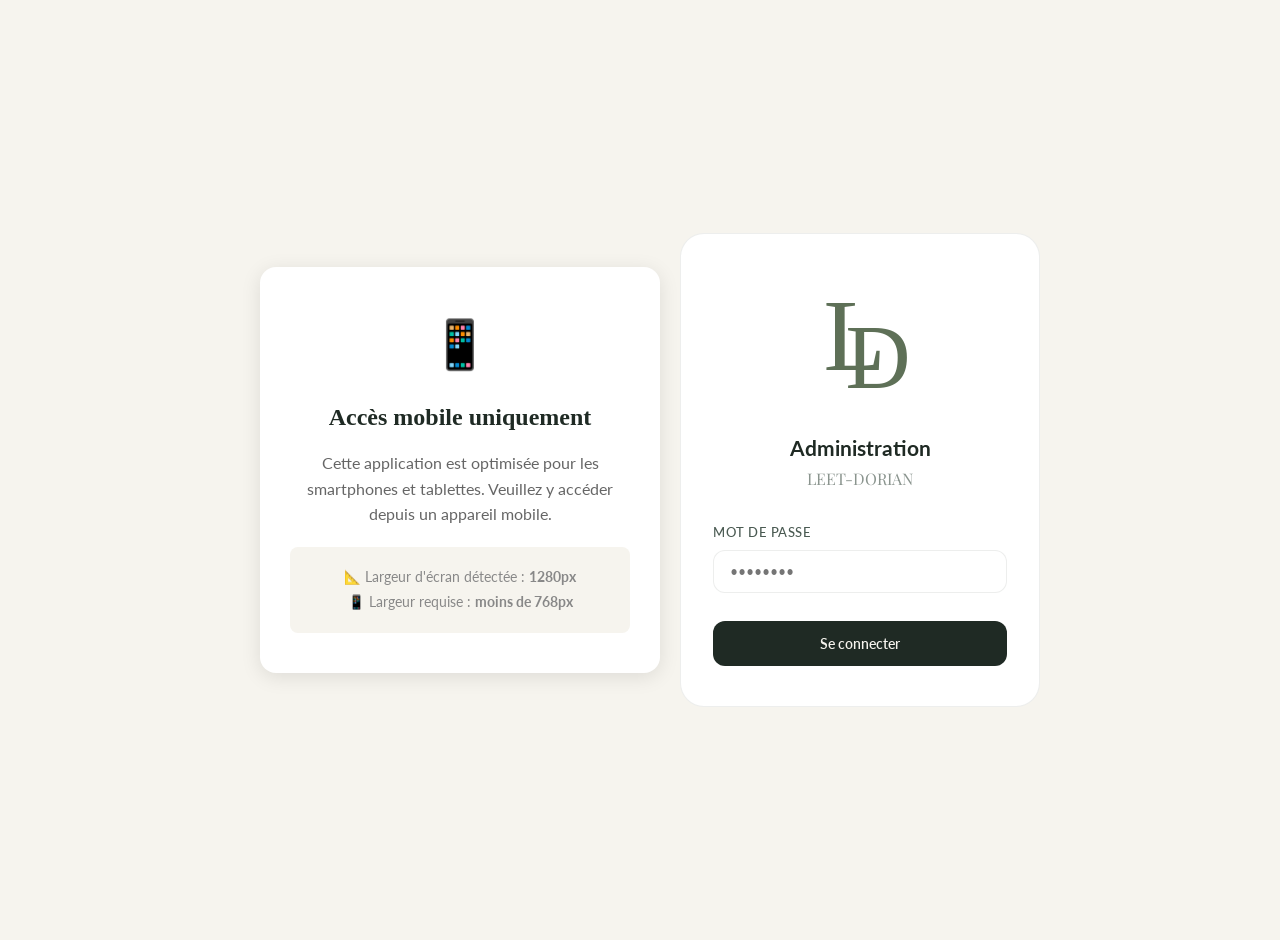
<file: admin/index.html>
<!DOCTYPE html>
<html lang="fr">
<head>
    <meta charset="UTF-8">
    <meta name="viewport" content="width=device-width, initial-scale=1.0">
    <meta name="theme-color" content="#0C0C0C">
    <title>Admin - LEET-DORIAN</title>
    <link rel="stylesheet" href="../css/admin.css">
    <link href="https://fonts.googleapis.com/css2?family=Playfair+Display:wght@400;600;700&family=Lato:wght@400;500;600;700&display=swap" rel="stylesheet">
</head>
<body class="login-page">
    <script src="../js/mobile-check.js"></script>
    <div class="login-container">
        <div class="login-card">
            <img src="../assets/logo.svg" alt="LEET-DORIAN" class="login-logo">
            <h1 class="login-title">Administration</h1>
            <p class="login-subtitle">LEET-DORIAN</p>
            
            <form id="loginForm" class="login-form">
                <div class="form-group">
                    <label for="password">Mot de passe</label>
                    <input 
                        type="password" 
                        id="password" 
                        name="password" 
                        placeholder="••••••••"
                        autocomplete="off"
                        required
                    >
                </div>
                
                <div class="error-message" id="errorMessage" style="display: none;">
                    Mot de passe incorrect
                </div>
                
                <button type="submit" class="login-btn">
                    Se connecter
                </button>
            </form>
        </div>
    </div>

    <script>
        const ADMIN_PASSWORD = 'Leet#2026';
        
        if (sessionStorage.getItem('pilipili_admin')) {
            window.location.href = 'dashboard.html';
        }

        document.getElementById('loginForm').addEventListener('submit', function(e) {
            e.preventDefault();
            
            const password = document.getElementById('password').value;
            const errorMessage = document.getElementById('errorMessage');
            
            if (password === ADMIN_PASSWORD) {
                sessionStorage.setItem('pilipili_admin', 'true');
                window.location.href = 'dashboard.html';
            } else {
                errorMessage.style.display = 'block';
                document.getElementById('password').value = '';
            }
        });
    </script>

    <script>
        (function() {
            const logo = document.querySelector('.login-logo');
            if (!logo) return;

            const stateKey = 'leet-dorian-login-logo-state';

            function parseTranslate(el) {
                const m = (el.style.transform || '').match(/translate\(([^p]+)px,\s*([^p]+)px\)/);
                return m ? { x: parseFloat(m[1]), y: parseFloat(m[2]) } : { x: 0, y: 0 };
            }

            function applyTranslate(el, x, y) {
                el.style.transform = 'translate(' + x + 'px, ' + y + 'px)';
            }

            function applyState(state) {
                applyTranslate(logo, state.x || 0, state.y || 0);
                logo.style.height = state.height || '120px';
            }

            const saved = localStorage.getItem(stateKey);
            if (saved) {
                try { applyState(JSON.parse(saved)); } catch (e) {}
            }
        })();
    </script>
</body>
</html>
</file>
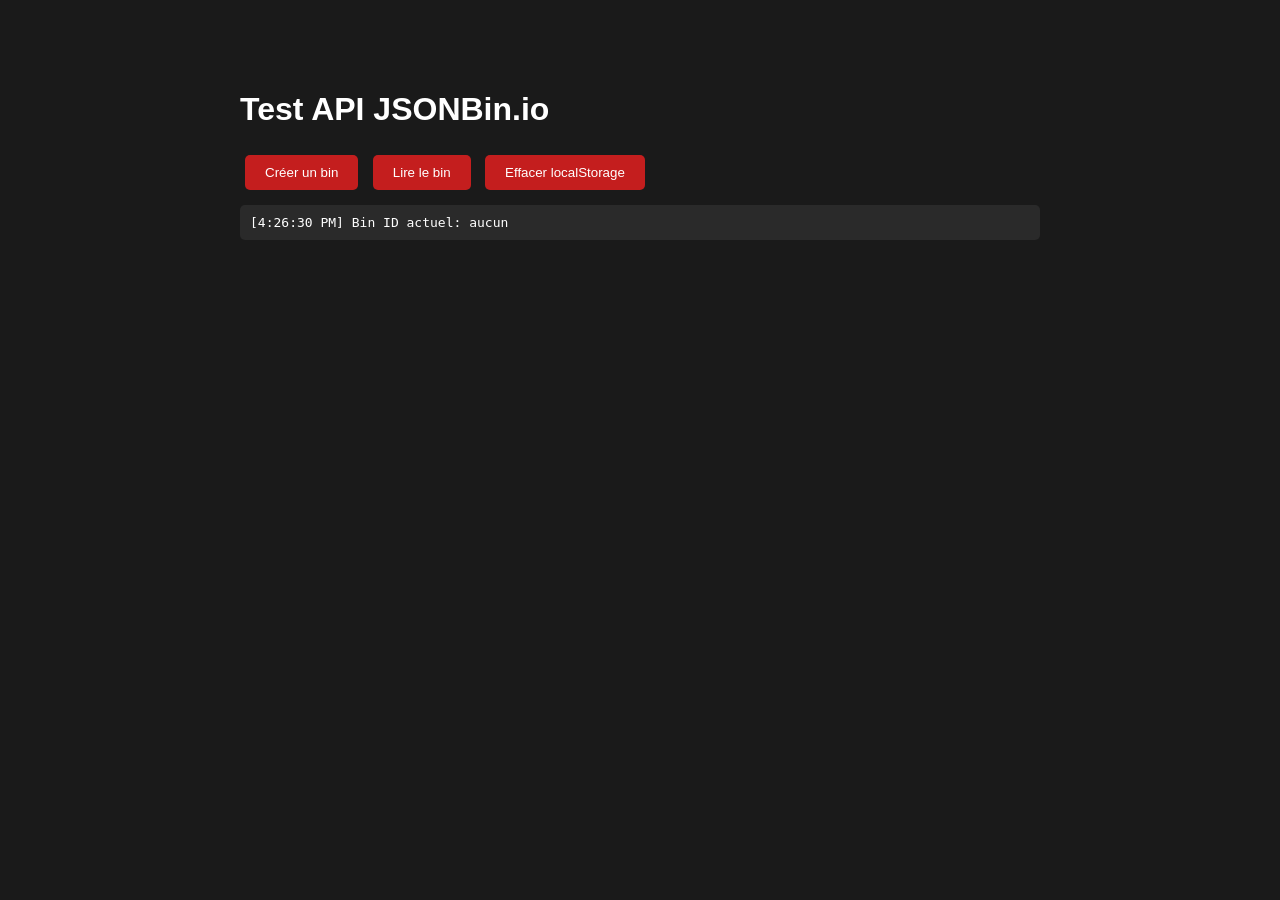
<file: test-api.html>
<!DOCTYPE html>
<html lang="fr">
<head>
    <meta charset="UTF-8">
    <meta name="viewport" content="width=device-width, initial-scale=1.0">
    <title>Test API JSONBin.io</title>
    <style>
        body {
            font-family: Arial, sans-serif;
            max-width: 800px;
            margin: 50px auto;
            padding: 20px;
            background: #1a1a1a;
            color: white;
        }
        .log {
            background: #2a2a2a;
            padding: 10px;
            margin: 10px 0;
            border-radius: 5px;
            font-family: monospace;
            white-space: pre-wrap;
        }
        .success { border-left: 4px solid #27ae60; }
        .error { border-left: 4px solid #e74c3c; }
        button {
            padding: 10px 20px;
            background: #c41e1e;
            border: none;
            color: white;
            border-radius: 5px;
            cursor: pointer;
            margin: 5px;
        }
    </style>
</head>
<body>
    <h1>Test API JSONBin.io</h1>
    <button onclick="testCreateBin()">Créer un bin</button>
    <button onclick="testReadBin()">Lire le bin</button>
    <button onclick="clearStorage()">Effacer localStorage</button>
    
    <div id="logs"></div>

    <script>
        const MASTER_KEY = '$2a$10$q94z0iyNLwf.aYQIH.DWvu0rTWEIbvKOl4Wl/Ufoe/Ugu21V2EcPC';
        
        function log(message, type = 'info') {
            const logs = document.getElementById('logs');
            const div = document.createElement('div');
            div.className = `log ${type}`;
            div.textContent = `[${new Date().toLocaleTimeString()}] ${message}`;
            logs.insertBefore(div, logs.firstChild);
        }
        
        async function testCreateBin() {
            log('Tentative de création du bin...');
            
            try {
                const response = await fetch('https://api.jsonbin.io/v3/b', {
                    method: 'POST',
                    headers: {
                        'X-Master-Key': MASTER_KEY,
                        'Content-Type': 'application/json'
                    },
                    body: JSON.stringify({
                        test: true,
                        timestamp: new Date().toISOString()
                    })
                });
                
                log(`Statut: ${response.status} ${response.statusText}`);
                
                if (response.ok) {
                    const result = await response.json();
                    log(`Réponse complète: ${JSON.stringify(result, null, 2)}`, 'success');
                    log(`result.metadata.id: ${result.metadata?.id}`);
                    log(`result.record._id: ${result.record?._id}`);
                    log(`result.id: ${result.id}`);
                    
                    // Essayer différentes solutions pour l'ID
                    const binId = result.metadata?.id || result.record?._id || result.id;
                    if (binId) {
                        log(`Bin ID trouvé: ${binId}`, 'success');
                        localStorage.setItem('pilipili_binId', binId);
                        log('Bin ID sauvegardé dans localStorage', 'success');
                    } else {
                        log('Aucun ID trouvé dans la réponse', 'error');
                    }
                } else {
                    const error = await response.json();
                    log(`Erreur: ${JSON.stringify(error)}`, 'error');
                }
            } catch (e) {
                log(`Erreur réseau: ${e.message}`, 'error');
            }
        }
        
        async function testReadBin() {
            const binId = localStorage.getItem('pilipili_binId');
            
            if (!binId) {
                log('Aucun bin ID trouvé dans localStorage', 'error');
                return;
            }
            
            log(`Lecture du bin ${binId}...`);
            
            try {
                const response = await fetch(`https://api.jsonbin.io/v3/b/${binId}/latest`, {
                    headers: {
                        'X-Master-Key': MASTER_KEY
                    }
                });
                
                log(`Statut: ${response.status} ${response.statusText}`);
                
                if (response.ok) {
                    const result = await response.json();
                    log(`Données: ${JSON.stringify(result.record)}`, 'success');
                } else {
                    const error = await response.json();
                    log(`Erreur: ${JSON.stringify(error)}`, 'error');
                }
            } catch (e) {
                log(`Erreur réseau: ${e.message}`, 'error');
            }
        }
        
        function clearStorage() {
            localStorage.removeItem('pilipili_binId');
            log('localStorage effacé', 'success');
        }
        
        // Afficher le bin ID actuel
        const currentBinId = localStorage.getItem('pilipili_binId');
        log(`Bin ID actuel: ${currentBinId || 'aucun'}`);
    </script>
</body>
</html>
</file>
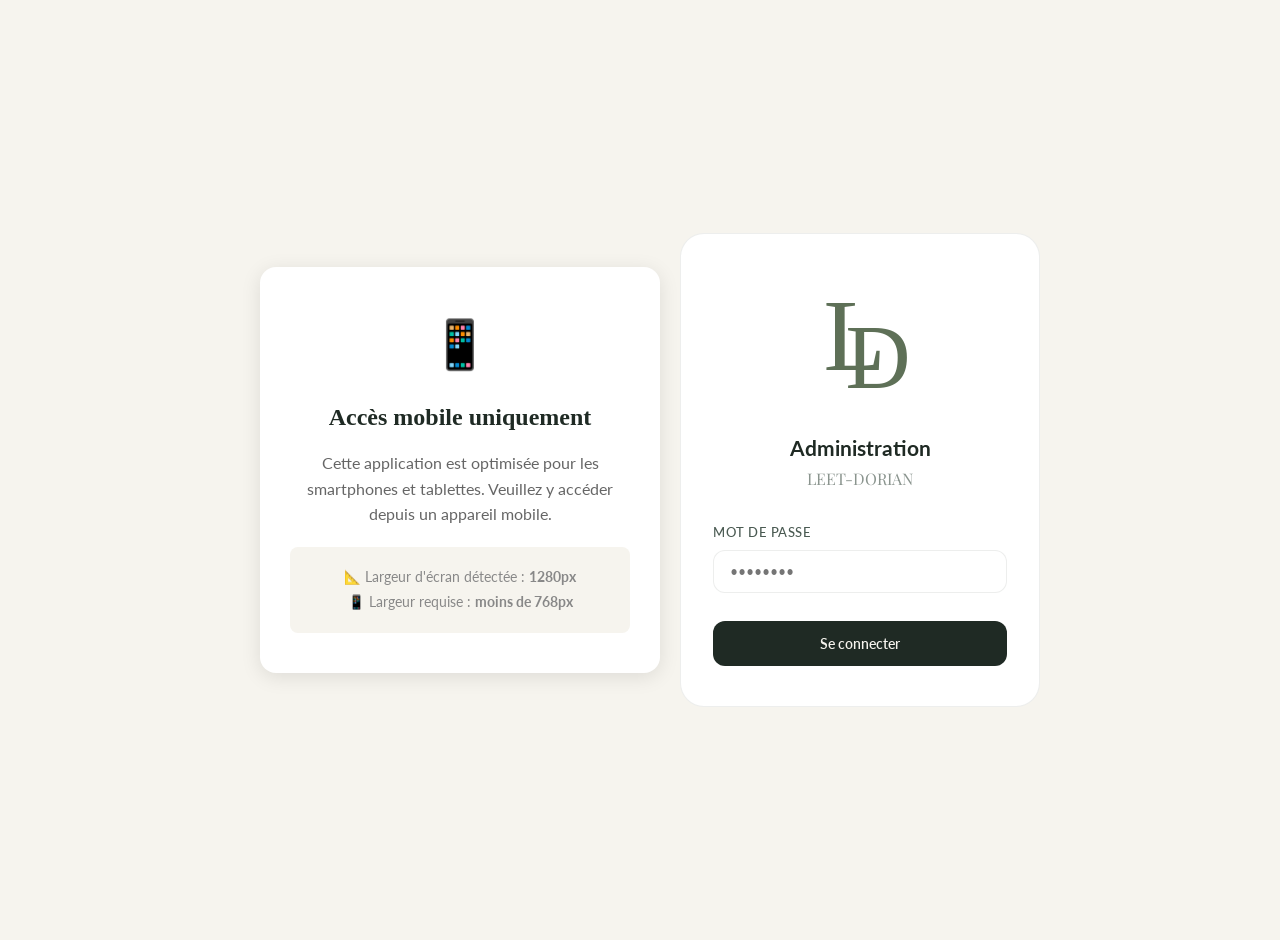
<file: admin/dashboard.html>
<!DOCTYPE html>
<html lang="fr">
<head>
    <meta charset="UTF-8">
    <meta name="viewport" content="width=device-width, initial-scale=1.0">
    <meta name="theme-color" content="#5E7057">
    <title>Admin - LEET-DORIAN</title>
    <link rel="stylesheet" href="../css/admin.css">
    <link href="https://fonts.googleapis.com/css2?family=Playfair+Display:wght@400;600;700&family=Lato:wght@400;500;600;700&display=swap" rel="stylesheet">
</head>
<body>
    <script src="../js/mobile-check.js"></script>
    <script>
        if (!sessionStorage.getItem('pilipili_admin')) {
            window.location.href = 'index.html';
        }
    </script>

    <header class="admin-header">
        <div class="admin-header-content">
            <img src="../assets/logo.svg" alt="LEET-DORIAN" class="admin-logo">
            <h1>Administration</h1>
            <button class="icon-btn admin-logout" onclick="logout()" aria-label="Déconnexion" title="Déconnexion">
                <svg width="18" height="18" viewBox="0 0 24 24" fill="none" stroke="currentColor" stroke-width="2" stroke-linecap="round" stroke-linejoin="round">
                    <path d="M9 21H5a2 2 0 0 1-2-2V5a2 2 0 0 1 2-2h4"></path>
                    <polyline points="16 17 21 12 16 7"></polyline>
                    <line x1="21" y1="12" x2="9" y2="12"></line>
                </svg>
            </button>
        </div>
    </header>

    <div class="admin-toast" id="adminToast">Enregistrement réussi</div>

    <main class="admin-main">

        <!-- Galerie de l'Hôtel -->
        <section class="admin-section" id="gallerySection" style="display: none;">
            <div class="section-header">
                <h2>Diaporama de l'Hôtel</h2>
                <button class="add-btn" onclick="adminApp.openSlideModal()" style="background: var(--sage); color: white; border: none; padding: 8px 16px; border-radius: 20px; font-weight: 600;">+ Ajouter</button>
            </div>
            <p style="font-size: 0.85rem; color: var(--text-secondary); margin-bottom: 12px;">Ces images défilent en haut de l'application.</p>
            <div id="galleryEditorList" class="items-list">
                <!-- Editeur d'images du diaporama -->
            </div>
        </section>

        <!-- Chambres -->
        <section class="admin-section" id="itemsSection">
            <div class="section-header">
                <h2>Chambres</h2>
                <button class="add-btn" onclick="showItemForm(null, 'chambre')">+ Ajouter</button>
            </div>

            <div class="settings-group">
                <label class="settings-label">Affichage des plats</label>
                <div class="display-options">
                    <button class="display-option" data-display="grid" onclick="adminApp.setDisplayMode('grid')">
                        <div class="display-icon">
                            <div class="grid-preview">
                                <span></span><span></span><span></span><span></span>
                            </div>
                        </div>
                        <span>Grille</span>
                    </button>
                    <button class="display-option active" data-display="list" onclick="adminApp.setDisplayMode('list')">
                        <div class="display-icon">
                            <div class="list-preview">
                                <span></span><span></span><span></span>
                            </div>
                        </div>
                        <span>Liste</span>
                    </button>
                </div>
            </div>

            <div class="items-list" id="itemsList"></div>
            <div class="section-loading" style="display:none;align-items:center;justify-content:center;padding:40px 0;">
                <div class="loading-spinner" style="width:28px;height:28px;border:3px solid #eee;border-top-color:#5E7057;border-radius:50%;animation:spin 0.8s linear infinite"></div>
            </div>
        </section>

        <!-- Petits-déjeuners -->
        <section class="admin-section" id="foodSection" style="display: none;">
            <div class="section-header">
                <h2>Petits-déjeuners</h2>
                <button class="add-btn" onclick="showItemForm(null, 'petit_dejeuner')">+ Ajouter</button>
            </div>

            <div class="settings-group">
                <label class="settings-label">Affichage des petits-déjeuners</label>
                <div class="display-options">
                    <button class="display-option" data-display="grid" onclick="adminApp.setDisplayMode('grid')">
                        <div class="display-icon">
                            <div class="grid-preview">
                                <span></span><span></span><span></span><span></span>
                            </div>
                        </div>
                        <span>Grille</span>
                    </button>
                    <button class="display-option active" data-display="list" onclick="adminApp.setDisplayMode('list')">
                        <div class="display-icon">
                            <div class="list-preview">
                                <span></span><span></span><span></span>
                            </div>
                        </div>
                        <span>Liste</span>
                    </button>
                </div>
            </div>

            <div class="items-list" id="foodList"></div>
            <div class="section-loading" style="display:none;align-items:center;justify-content:center;padding:40px 0;">
                <div class="loading-spinner" style="width:28px;height:28px;border:3px solid #eee;border-top-color:#5E7057;border-radius:50%;animation:spin 0.8s linear infinite"></div>
            </div>
        </section>





        <!-- Restaurant -->
        <!-- Infos Hôtel -->
        <section class="admin-section" id="restaurantSection" style="display: none;">
            <div class="section-header">
                <h2>Infos Hôtel</h2>
            </div>

            <form id="restaurantForm" class="admin-form">
                <div class="form-group">
                    <label for="restaurantName">Nom</label>
                    <input type="text" id="restaurantName">
                </div>
                <div class="form-group">
                    <label for="hotelSlogan">Slogan court (sous les étoiles)</label>
                    <input type="text" id="hotelSlogan" placeholder="Ex: L'incontournable du centre-ville...">
                </div>
                <div class="form-group">
                    <label for="hotelWelcomeText">Texte de présentation (bouton "Découvrir l'hôtel")</label>
                    <textarea id="hotelWelcomeText" rows="3" placeholder="Ex: 26 ans d'expérience répondra à vos exigences..."></textarea>
                </div>
                <div class="form-group">
                    <label for="restaurantAddress">Adresse</label>
                    <input type="text" id="restaurantAddress">
                </div>
                <div class="form-group">
                    <label for="restaurantPhone">Téléphone</label>
                    <input type="tel" id="restaurantPhone">
                </div>
                <div class="form-group">
                    <label for="restaurantHours">Horaires</label>
                    <input type="text" id="restaurantHours" placeholder="Lun-Dim: 12h-23h">
                </div>
                <h3 class="form-subtitle">Réseaux Sociaux</h3>
                <div class="form-group">
                    <label for="facebook">Facebook</label>
                    <input type="url" id="facebook" placeholder="https://facebook.com/...">
                </div>
                <div class="form-group">
                    <label for="instagram">Instagram</label>
                    <input type="url" id="instagram" placeholder="https://instagram.com/...">
                </div>
                <div class="form-group">
                    <label for="whatsapp">WhatsApp</label>
                    <input type="tel" id="whatsapp" placeholder="Ex: 241074412256">
                </div>
                <div class="checkbox-group">
                    <input type="checkbox" id="restaurantInfoVisible" checked>
                    <label for="restaurantInfoVisible">Afficher les informations sur le menu public</label>
                </div>


            <button type="submit" class="save-btn">Enregistrer</button>
        </form>
    </section>

</main>

    <!-- Navigation inférieure -->
        <nav class="admin-bottom-nav">
        <button class="admin-nav-item active" data-section="items">
            <svg width="22" height="22" viewBox="0 0 24 24" fill="none" stroke="currentColor" stroke-width="1.5" stroke-linecap="round" stroke-linejoin="round">
                <path d="M2 4v16"></path>
                <path d="M2 8h18a2 2 0 0 1 2 2v10"></path>
                <path d="M2 17h20"></path>
                <path d="M6 8v9"></path>
            </svg>
            <span>Chambres</span>
        </button>
        <button class="admin-nav-item" data-section="food">
            <svg width="22" height="22" viewBox="0 0 24 24" fill="none" stroke="currentColor" stroke-width="1.5" stroke-linecap="round" stroke-linejoin="round">
                <path d="M3 2v7c0 1.1.9 2 2 2h4a2 2 0 0 0 2-2V2"></path>
                <path d="M7 2v20"></path>
                <path d="M21 15V2v0a5 5 0 0 0-5 5v6c0 1.1.9 2 2 2h3Zm0 0v7"></path>
            </svg>
            <span>Petits-déjeuners</span>
        </button>

        <button class="admin-nav-item" data-section="restaurant">
            <svg width="22" height="22" viewBox="0 0 24 24" fill="none" stroke="currentColor" stroke-width="1.5" stroke-linecap="round" stroke-linejoin="round">
                <circle cx="12" cy="12" r="3"></circle>
                <path d="M19.4 15a1.65 1.65 0 0 0 .33 1.82l.06.06a2 2 0 0 1 0 2.83 2 2 0 0 1-2.83 0l-.06-.06a1.65 1.65 0 0 0-1.82-.33 1.65 1.65 0 0 0-1 1.51V21a2 2 0 0 1-2 2 2 2 0 0 1-2-2v-.09A1.65 1.65 0 0 0 9 19.4a1.65 1.65 0 0 0-1.82.33l-.06.06a2 2 0 0 1-2.83 0 2 2 0 0 1 0-2.83l.06-.06A1.65 1.65 0 0 0 4.68 15a1.65 1.65 0 0 0-1.51-1H3a2 2 0 0 1-2-2 2 2 0 0 1 2-2h.09A1.65 1.65 0 0 0 4.6 9a1.65 1.65 0 0 0-.33-1.82l-.06-.06a2 2 0 0 1 0-2.83 2 2 0 0 1 2.83 0l.06.06A1.65 1.65 0 0 0 9 4.68a1.65 1.65 0 0 0 1-1.51V3a2 2 0 0 1 2-2 2 2 0 0 1 2 2v.09a1.65 1.65 0 0 0 1 1.51 1.65 1.65 0 0 0 1.82-.33l.06.06a2 2 0 0 1 2.83 0 2 2 0 0 1 0-2.83l.06-.06A1.65 1.65 0 0 0 19.4 9a1.65 1.65 0 0 0 1.51 1H21a2 2 0 0 1 2 2 2 2 0 0 1-2 2h-.09a1.65 1.65 0 0 0-1.51 1z"></path>
            </svg>
            <span>Infos Hôtel</span>
        </button>
    
        <button class="admin-nav-item" data-section="gallery">
            <svg width="22" height="22" viewBox="0 0 24 24" fill="none" stroke="currentColor" stroke-width="1.5" stroke-linecap="round" stroke-linejoin="round">
                <rect x="3" y="3" width="18" height="18" rx="2" ry="2"></rect>
                <circle cx="8.5" cy="8.5" r="1.5"></circle>
                <polyline points="21 15 16 10 5 21"></polyline>
            </svg>
            <span>Diaporama</span>
        </button>
    </nav>

    <!-- Modal Plat -->
    <div class="modal" id="itemModal" style="display: none;">
        <div class="modal-content">
            <div class="modal-header">
                <h3 id="itemModalTitle">Ajouter une chambre</h3>
                <button class="close-btn" onclick="closeItemModal()">&times;</button>
            </div>
            <form id="itemForm">
                <input type="hidden" id="itemId">
                <input type="hidden" id="itemType">
                
                <div class="photo-upload">
                    <label class="photo-upload-label" id="photoUploadLabel">Photo de la chambre</label>
                    <div class="photo-upload-area">
                        <div class="photo-preview" id="photoPreview" onclick="document.getElementById('photoFile').click()">
                            <span class="photo-preview-placeholder">Ajouter</span>
                        </div>
                        <div class="photo-url-input" style="flex: 1; display: flex; flex-direction: column; justify-content: center; gap: 8px;">
                            <div>
                                <input type="file" id="photoFile" accept="image/*" class="photo-upload-input" onchange="handlePhotoUpload(event)" style="margin-bottom: 4px;">
                                <small style="color: var(--text-muted); font-size: 0.7rem;">(Bouton Uploader : ImgBB)</small>
                            </div>
                            
                            <div style="margin-top: 8px; border-top: 1px dashed var(--border); padding-top: 8px;">
                                <label for="itemImageUrl" style="font-size:0.75rem; color:var(--text-secondary); margin-bottom:4px; display:block;">Ou collez directement une URL (ex: imgur) :</label>
                                <input type="url" id="itemImageUrl" placeholder="https://..." oninput="if(this.value){ adminApp.photoData = this.value; document.getElementById('photoPreview').innerHTML = '<img src=\'' + this.value + '\' style=\'width:100%;height:100%;object-fit:cover;border-radius:12px;\'>'; }" style="width:100%; padding:8px; border:1px solid var(--border); border-radius:6px; background:var(--bg-primary); font-size:0.8rem; color:var(--text-primary);">
                            </div>
                        </div>
                    </div>
                </div>
                

                <div class="form-group" style="margin-top: 16px; padding: 12px; background: var(--bg-primary); border-radius: 8px; border: 1px solid var(--border);">
                    <div style="display: flex; justify-content: space-between; align-items: center; margin-bottom: 8px;">
                        <label style="font-size: 0.9rem; font-weight: 600; margin: 0;">Autres pièces de la chambre (Douche, Salon...)</label>
                        <button type="button" onclick="adminApp.addItemGalleryPiece()" style="background: var(--sage); color: white; border: none; border-radius: 4px; padding: 4px 8px; font-size: 0.75rem; cursor: pointer;">+ Ajouter une pièce</button>
                    </div>
                    <div id="itemGalleryPiecesList" style="display: flex; flex-direction: column; gap: 8px;">
                        <!-- Pieces added dynamically -->
                    </div>
                </div>
                <div class="form-group">
                    <label for="itemName">Nom</label>
                    <input type="text" id="itemName" required>
                </div>
                <div class="form-group" id="itemDescriptionGroup">
                    <label for="itemDescription">Description</label>
                    <textarea id="itemDescription" rows="3"></textarea>
                </div>
                <div class="form-row">
                    <div class="form-group">
                        <label for="itemPrice">Prix (FCFA)</label>
                        <input type="number" id="itemPrice" min="0" required>
                    </div>

                </div>


                <div class="form-actions">
                    <button type="button" class="cancel-btn" onclick="closeItemModal()">Annuler</button>
                    <button type="submit" class="save-btn">Enregistrer</button>
                </div>
            </form>
        </div>
    </div>



    <!-- Modal Confirmation -->
    <div class="modal" id="confirmModal" style="display: none;">
        <div class="modal-content modal-small">
            <h3 id="confirmTitle">Confirmer</h3>
            <p id="confirmMessage" style="color: var(--text-secondary); margin: 16px 0;">Êtes-vous sûr ?</p>
            <div class="form-actions">
                <button class="cancel-btn" onclick="closeConfirmModal()">Annuler</button>
                <button class="delete-btn" id="confirmBtn">Supprimer</button>
            </div>
        </div>
    </div>

    <script src="../js/config.js"></script>
    <script src="../js/admin.js?v=11"></script>
    <script>
        const CONFIG = {
            masterKey: '$2a$10$q94z0iyNLwf.aYQIH.DWvu0rTWEIbvKOl4Wl/Ufoe/Ugu21V2EcPC',
            binId: '6a91f15cf5f4af5e294f4dc1'
        };


    </script>

    
    </div>


    <!-- Modal Diaporama -->
    <div class="modal" id="slideModal" style="display: none;">
        <div class="modal-content">
            <div class="modal-header">
                <h3 id="slideModalTitle">Ajouter une image</h3>
                <button class="close-btn" onclick="adminApp.closeSlideModal()">&times;</button>
            </div>
            <div class="modal-body" style="padding: 20px;">
                <input type="hidden" id="slideIndex" value="-1">
                <div class="form-group" style="margin-bottom: 16px;">
                    <label style="display: block; font-size: 0.9rem; font-weight: 600; margin-bottom: 6px;">Titre de l'image</label>
                    <input type="text" id="slideTitle" placeholder="Ex: Façade arrière" style="width: 100%; padding: 10px; border: 1px solid var(--border); border-radius: 6px;">
                </div>
                <div class="form-group" style="margin-bottom: 16px;">
                    <label style="display: block; font-size: 0.9rem; font-weight: 600; margin-bottom: 6px;">URL de l'image</label>
                    <input type="url" id="slideUrl" placeholder="https://..." style="width: 100%; padding: 10px; border: 1px solid var(--border); border-radius: 6px; font-family: monospace;">
                </div>
            </div>
            <div class="modal-footer" style="padding: 16px; border-top: 1px solid var(--border); display: flex; justify-content: flex-end; gap: 10px;">
                <button class="cancel-btn" onclick="adminApp.closeSlideModal()" style="padding: 8px 16px; border: 1px solid var(--border); border-radius: 6px; background: transparent; cursor: pointer;">Annuler</button>
                <button class="save-btn" onclick="adminApp.saveSlide()" style="padding: 8px 16px; border: none; border-radius: 6px; background: var(--sage); color: white; font-weight: 600; cursor: pointer;">Enregistrer</button>
            </div>
        </div>
    </div>

</body>
</html>
</file>
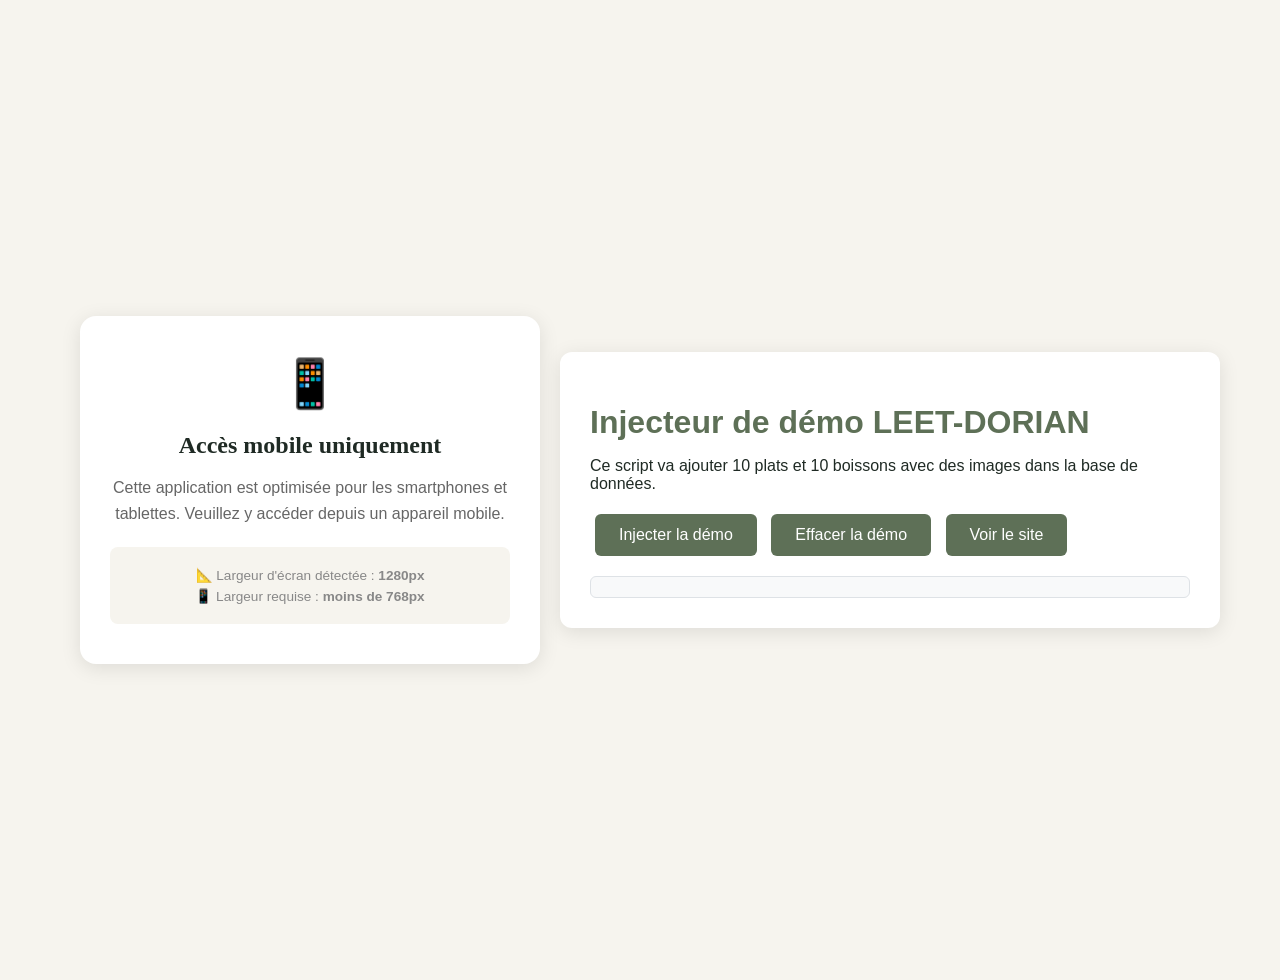
<file: admin/demo-inject.html>
<!DOCTYPE html>
<html lang="fr">
<head>
    <meta charset="UTF-8">
    <meta name="viewport" content="width=device-width, initial-scale=1.0">
    <title>Injecteur de démo - LEET-DORIAN</title>
    <style>
        body {
            font-family: 'Segoe UI', Tahoma, Geneva, Verdana, sans-serif;
            background: #F6F4EE;
            color: #1F2A24;
            display: flex;
            justify-content: center;
            align-items: center;
            min-height: 100vh;
            margin: 0;
            padding: 20px;
        }
        .container {
            background: white;
            padding: 30px;
            border-radius: 12px;
            box-shadow: 0 4px 20px rgba(0,0,0,0.1);
            max-width: 600px;
            width: 100%;
        }
        h1 {
            color: #5E7057;
            margin-bottom: 10px;
        }
        .status {
            padding: 10px;
            border-radius: 6px;
            margin: 15px 0;
            display: none;
        }
        .status.success {
            background: #d4edda;
            color: #155724;
            display: block;
        }
        .status.error {
            background: #f8d7da;
            color: #721c24;
            display: block;
        }
        .status.info {
            background: #d1ecf1;
            color: #0c5460;
            display: block;
        }
        button {
            background: #5E7057;
            color: white;
            border: none;
            padding: 12px 24px;
            border-radius: 6px;
            cursor: pointer;
            font-size: 16px;
            margin: 5px;
        }
        button:hover {
            background: #4A5944;
        }
        button:disabled {
            background: #ccc;
            cursor: not-allowed;
        }
        .log {
            background: #f8f9fa;
            border: 1px solid #dee2e6;
            border-radius: 6px;
            padding: 10px;
            max-height: 300px;
            overflow-y: auto;
            font-family: monospace;
            font-size: 12px;
            margin-top: 15px;
        }
    </style>
</head>
<body>
    <script src="../js/mobile-check.js"></script>
    <div class="container">
        <h1>Injecteur de démo LEET-DORIAN</h1>
        <p>Ce script va ajouter 10 plats et 10 boissons avec des images dans la base de données.</p>
        
        <button onclick="injectDemo()">Injecter la démo</button>
        <button onclick="clearDemo()">Effacer la démo</button>
        <button onclick="window.location.href='/'">Voir le site</button>
        
        <div id="status" class="status"></div>
        
        <div id="log" class="log"></div>
    </div>

    <script>
        const CONFIG = {
            masterKey: '$2a$10$q94z0iyNLwf.aYQIH.DWvu0rTWEIbvKOl4Wl/Ufoe/Ugu21V2EcPC',
            accessKey: '$2a$10$Noao9RAZSt9fuJ.tlTGUWuop0KGzd77DmqZiTNHZgGQiAHZGgSdTq',
            binId: '6a91f15cf5f4af5e294f4dc1'
        };

        const PLATS = [
            { name: 'Salade Pili-Pili', price: 3500, categoryId: 1, image: 'https://images.unsplash.com/photo-1512621776951-a57141f2eefd?w=400&h=300&fit=crop' },
            { name: 'Poulet Braisé', price: 8500, categoryId: 3, image: 'https://images.unsplash.com/photo-1598103442097-8b74394b95c6?w=400&h=300&fit=crop' },
            { name: 'Poisson Grillé', price: 12000, categoryId: 3, image: 'https://images.unsplash.com/photo-1534604973900-c43ab4c2e0ab?w=400&h=300&fit=crop' },
            { name: 'Mafé', price: 4500, categoryId: 2, image: 'https://images.unsplash.com/photo-1604329760661-e71dc83f8f26?w=400&h=300&fit=crop' },
            { name: 'Ndolé', price: 5000, categoryId: 2, image: 'https://images.unsplash.com/photo-1606491956689-2ea866880c84?w=400&h=300&fit=crop' },
            { name: 'Saka Saka', price: 4000, categoryId: 2, image: 'https://images.unsplash.com/photo-1605569047560-4b4c0b3c5e5e?w=400&h=300&fit=crop' },
            { name: 'Riz Sauce', price: 3500, categoryId: 2, image: 'https://images.unsplash.com/photo-1603133872878-684f208fb84b?w=400&h=300&fit=crop' },
            { name: 'Attiéké Poisson', price: 6500, categoryId: 2, image: 'https://images.unsplash.com/photo-1615141982883-c7ad0e69fd62?w=400&h=300&fit=crop' },
            { name: 'Frites Poulet', price: 5500, categoryId: 2, image: 'https://images.unsplash.com/photo-1606755962773-d324e0a13086?w=400&h=300&fit=crop' },
            { name: 'Brochettes', price: 4000, categoryId: 3, image: 'https://images.unsplash.com/photo-1529193591184-b1d58069ecdd?w=400&h=300&fit=crop' }
        ];

        const BOISSONS = [
            { name: 'Jus de Bissap', price: 1500, image: 'https://images.unsplash.com/photo-1546173159-315724a31696?w=400&h=300&fit=crop' },
            { name: 'Jus de Gingembre', price: 1500, image: 'https://images.unsplash.com/photo-1600271886742-f049cd451bba?w=400&h=300&fit=crop' },
            { name: 'Jus de Mangue', price: 2000, image: 'https://images.unsplash.com/photo-1556881286-fc6915169721?w=400&h=300&fit=crop' },
            { name: 'Coca-Cola', price: 1000, image: 'https://images.unsplash.com/photo-1622483767028-3f66f32aef97?w=400&h=300&fit=crop' },
            { name: 'Fanta', price: 1000, image: 'https://images.unsplash.com/photo-1625772299848-4b0b8b3b3b3b?w=400&h=300&fit=crop' },
            { name: 'Sprite', price: 1000, image: 'https://images.unsplash.com/photo-1625772299848-4b0b8b3b3b3b?w=400&h=300&fit=crop' },
            { name: 'Eau Minérale', price: 500, image: 'https://images.unsplash.com/photo-1560023907-5f339617ea31?w=400&h=300&fit=crop' },
            { name: 'Bière', price: 2500, image: 'https://images.unsplash.com/photo-1535958636474-3ed9f5eae8a5?w=400&h=300&fit=crop' },
            { name: 'Whisky', price: 5000, image: 'https://images.unsplash.com/photo-1569529465841-dfecdab7503b?w=400&h=300&fit=crop' },
            { name: 'Vin', price: 6000, image: 'https://images.unsplash.com/photo-1510812431401-41d2bd2722f3?w=400&h=300&fit=crop' }
        ];

        function log(message) {
            const logDiv = document.getElementById('log');
            logDiv.innerHTML += message + '<br>';
            logDiv.scrollTop = logDiv.scrollHeight;
        }

        function showStatus(type, message) {
            const statusDiv = document.getElementById('status');
            statusDiv.className = 'status ' + type;
            statusDiv.textContent = message;
        }

        async function loadBin() {
            const response = await fetch(`https://api.jsonbin.io/v3/b/${CONFIG.binId}/latest`, {
                headers: {
                    'X-Master-Key': CONFIG.masterKey
                }
            });
            
            if (!response.ok) {
                throw new Error('Erreur chargement bin: ' + response.status);
            }
            
            const result = await response.json();
            return result.record;
        }

        async function saveBin(data) {
            const response = await fetch(`https://api.jsonbin.io/v3/b/${CONFIG.binId}`, {
                method: 'PUT',
                headers: {
                    'X-Master-Key': CONFIG.masterKey,
                    'Content-Type': 'application/json'
                },
                body: JSON.stringify(data)
            });
            
            if (!response.ok) {
                throw new Error('Erreur sauvegarde: ' + response.status);
            }
            
            return await response.json();
        }

        async function injectDemo() {
            showStatus('info', 'Chargement de la base de données...');
            log('Début de l\'injection...');
            
            try {
                const data = await loadBin();
                log('Base de données chargée');
                
                const newPlats = PLATS.map((plat, index) => ({
                    id: index + 1,
                    name: plat.name,
                    description: 'Délicieux plat préparé avec soin',
                    price: plat.price,
                    categoryId: plat.categoryId,
                    type: 'plat',
                    image: plat.image,
                    badge: index < 2 ? 'new' : (index < 4 ? 'popular' : null),
                    isSpecial: index < 3,
                    isActive: true
                }));
                
                const newBoissons = BOISSONS.map((boisson, index) => ({
                    id: 11 + index,
                    name: boisson.name,
                    description: 'Boisson fraîche et désaltérante',
                    price: boisson.price,
                    categoryId: null,
                    type: 'boisson',
                    image: boisson.image,
                    badge: null,
                    isSpecial: false,
                    isActive: true
                }));
                
                data.items = [...newPlats, ...newBoissons];
                data.lastUpdate = new Date().toISOString();
                
                log('Sauvegarde des données...');
                await saveBin(data);
                
                showStatus('success', 'Démo injectée avec succès ! 10 plats et 10 boissons ajoutés.');
                log('✓ Injection terminée avec succès');
                setTimeout(() => {
                    window.location.href = '/';
                }, 1500);
            } catch (error) {
                showStatus('error', 'Erreur: ' + error.message);
                log('✗ Erreur: ' + error.message);
            }
        }

        async function clearDemo() {
            showStatus('info', 'Effacement de la démo...');
            log('Effacement des données de démo...');
            
            try {
                const data = await loadBin();
                data.items = [];
                data.lastUpdate = new Date().toISOString();
                
                await saveBin(data);
                
                showStatus('success', 'Démo effacée avec succès !');
                log('✓ Données effacées');
            } catch (error) {
                showStatus('error', 'Erreur: ' + error.message);
                log('✗ Erreur: ' + error.message);
            }
        }
    </script>
</body>
</html>
</file>
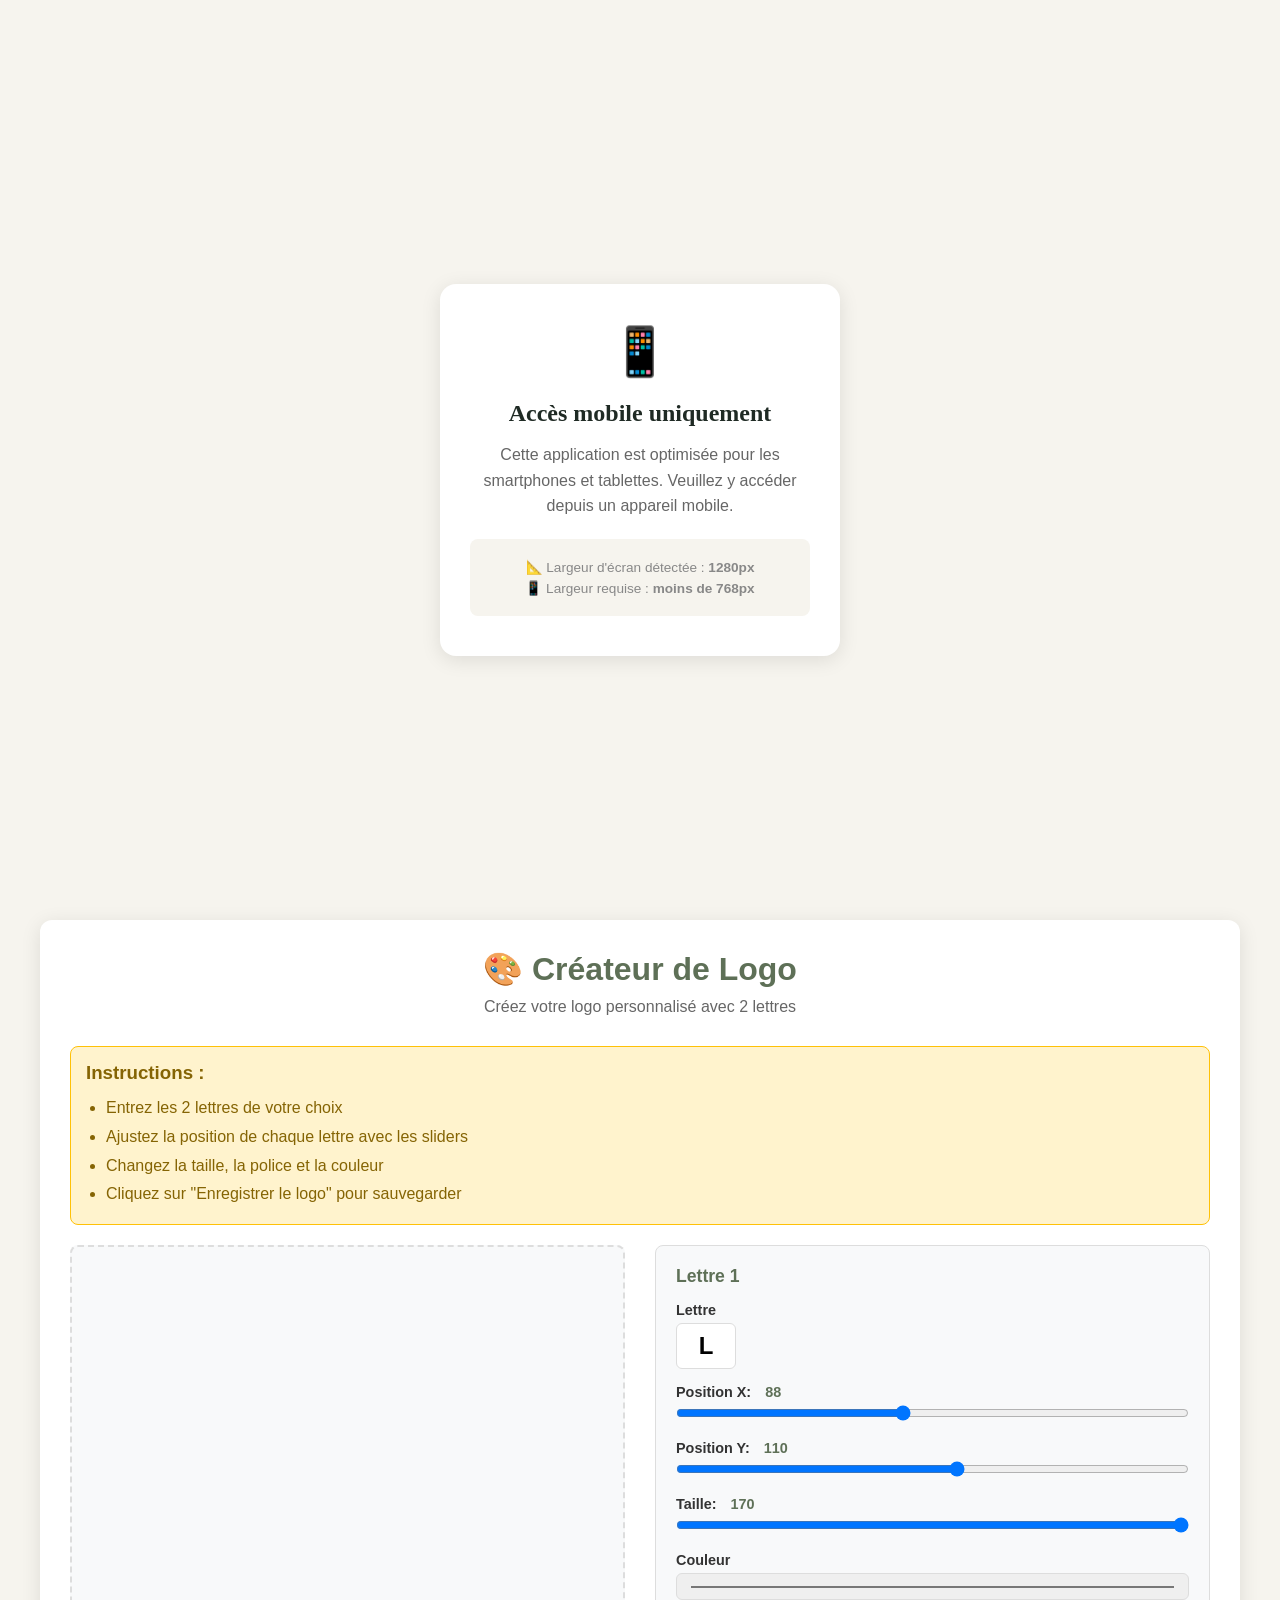
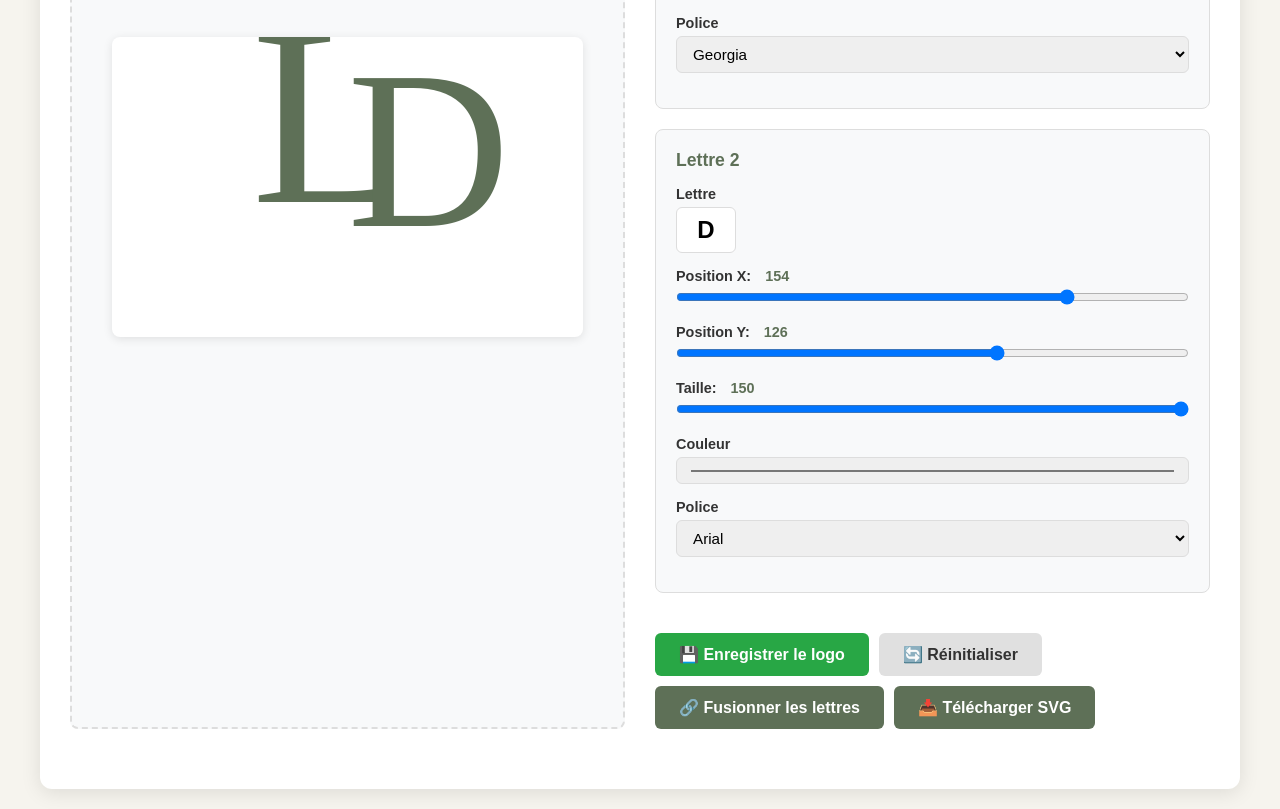
<file: admin/logo-builder.html>
<!DOCTYPE html>
<html lang="fr">
<head>
    <meta charset="UTF-8">
    <meta name="viewport" content="width=device-width, initial-scale=1.0">
    <title>Créateur de Logo - LEET-DORIAN</title>
    <style>
        * {
            margin: 0;
            padding: 0;
            box-sizing: border-box;
        }

        body {
            font-family: 'Segoe UI', Tahoma, Geneva, Verdana, sans-serif;
            background: #F6F4EE;
            color: #1F2A24;
            padding: 20px;
            min-height: 100vh;
        }

        .container {
            max-width: 1200px;
            margin: 0 auto;
            background: white;
            border-radius: 12px;
            padding: 30px;
            box-shadow: 0 4px 20px rgba(0,0,0,0.1);
        }

        h1 {
            color: #5E7057;
            margin-bottom: 10px;
            text-align: center;
        }

        .subtitle {
            text-align: center;
            color: #666;
            margin-bottom: 30px;
        }

        .logo-builder {
            display: grid;
            grid-template-columns: 1fr 1fr;
            gap: 30px;
            margin-bottom: 30px;
        }

        @media (max-width: 768px) {
            .logo-builder {
                grid-template-columns: 1fr;
            }
        }

        .preview-section {
            background: #f8f9fa;
            border-radius: 8px;
            padding: 40px;
            display: flex;
            flex-direction: column;
            align-items: center;
            justify-content: center;
            min-height: 400px;
            border: 2px dashed #ddd;
        }

        .logo-preview {
            width: 100%;
            max-width: 500px;
            height: 300px;
            display: flex;
            align-items: center;
            justify-content: center;
            background: white;
            border-radius: 8px;
            box-shadow: 0 2px 10px rgba(0,0,0,0.1);
            position: relative;
            overflow: hidden;
        }

        .logo-preview svg {
            width: 100%;
            height: 100%;
        }

        .controls-section {
            display: flex;
            flex-direction: column;
            gap: 20px;
        }

        .letter-controls {
            background: #f8f9fa;
            padding: 20px;
            border-radius: 8px;
            border: 1px solid #ddd;
        }

        .letter-controls h3 {
            color: #5E7057;
            margin-bottom: 15px;
            font-size: 1.1rem;
        }

        .control-group {
            margin-bottom: 15px;
        }

        .control-group label {
            display: block;
            margin-bottom: 5px;
            font-weight: 600;
            font-size: 0.9rem;
            color: #333;
        }

        .control-group input[type="text"],
        .control-group input[type="number"],
        .control-group input[type="color"],
        .control-group select {
            width: 100%;
            padding: 8px 12px;
            border: 1px solid #ddd;
            border-radius: 6px;
            font-size: 0.95rem;
            font-family: inherit;
        }

        .control-group input[type="range"] {
            width: 100%;
        }

        .control-group input[type="range"]:disabled {
            opacity: 0.5;
            cursor: not-allowed;
        }

        .control-group .range-value {
            display: inline-block;
            margin-left: 10px;
            font-weight: 600;
            color: #5E7057;
        }

        .button-group {
            display: flex;
            gap: 10px;
            margin-top: 20px;
            flex-wrap: wrap;
        }

        .btn {
            padding: 12px 24px;
            border: none;
            border-radius: 6px;
            cursor: pointer;
            font-size: 1rem;
            font-weight: 600;
            transition: all 0.2s ease;
            font-family: inherit;
        }

        .btn-primary {
            background: #5E7057;
            color: white;
        }

        .btn-primary:hover {
            background: #4A5944;
        }

        .btn-secondary {
            background: #e0e0e0;
            color: #333;
        }

        .btn-secondary:hover {
            background: #d0d0d0;
        }

        .btn-success {
            background: #28a745;
            color: white;
        }

        .btn-success:hover {
            background: #218838;
        }

        .btn-warning {
            background: #ffc107;
            color: #333;
        }

        .btn-warning:hover {
            background: #e0a800;
        }

        .status {
            padding: 12px;
            border-radius: 6px;
            margin-top: 20px;
            display: none;
        }

        .status.success {
            background: #d4edda;
            color: #155724;
            display: block;
        }

        .status.error {
            background: #f8d7da;
            color: #721c24;
            display: block;
        }

        .instructions {
            background: #fff3cd;
            border: 1px solid #ffc107;
            border-radius: 8px;
            padding: 15px;
            margin-bottom: 20px;
            color: #856404;
        }

        .instructions h3 {
            margin-bottom: 10px;
            color: #856404;
        }

        .instructions ul {
            margin-left: 20px;
            line-height: 1.8;
        }
    </style>
</head>
<body>
    <script src="../js/mobile-check.js"></script>
    <div class="container">
        <h1>🎨 Créateur de Logo</h1>
        <p class="subtitle">Créez votre logo personnalisé avec 2 lettres</p>

        <div class="instructions">
            <h3>Instructions :</h3>
            <ul>
                <li>Entrez les 2 lettres de votre choix</li>
                <li>Ajustez la position de chaque lettre avec les sliders</li>
                <li>Changez la taille, la police et la couleur</li>
                <li>Cliquez sur "Enregistrer le logo" pour sauvegarder</li>
            </ul>
        </div>

        <div class="logo-builder">
            <div class="preview-section">
                <div class="logo-preview" id="logoPreview">
                    <svg id="logoSvg" viewBox="0 0 200 200" xmlns="http://www.w3.org/2000/svg">
                        <g id="lettersGroup">
                            <text id="letter1" x="88" y="110" font-size="170" font-family="Georgia" fill="#5E7057" text-anchor="middle">L</text>
                            <text id="letter2" x="150" y="120" font-size="60" font-family="Arial" fill="#1F2A24" text-anchor="middle">B</text>
                        </g>
                    </svg>
                </div>
            </div>

            <div class="controls-section">
                <div class="letter-controls">
                    <h3>Lettre 1</h3>
                    <div class="control-group">
                        <label for="letter1Input">Lettre</label>
                        <input type="text" id="letter1Input" maxlength="1" value="L" style="width: 60px; text-align: center; font-size: 1.5rem; font-weight: bold;">
                    </div>
                    <div class="control-group">
                        <label for="letter1X">Position X: <span class="range-value" id="letter1XValue">88</span></label>
                        <input type="range" id="letter1X" min="0" max="200" value="88">
                    </div>
                    <div class="control-group">
                        <label for="letter1Y">Position Y: <span class="range-value" id="letter1YValue">110</span></label>
                        <input type="range" id="letter1Y" min="0" max="200" value="110">
                    </div>
                    <div class="control-group">
                        <label for="letter1Size">Taille: <span class="range-value" id="letter1SizeValue">170</span></label>
                        <input type="range" id="letter1Size" min="20" max="150" value="170">
                    </div>
                    <div class="control-group">
                        <label for="letter1Color">Couleur</label>
                        <input type="color" id="letter1Color" value="#5E7057">
                    </div>
                    <div class="control-group">
                        <label for="letter1Font">Police</label>
                        <select id="letter1Font">
                            <option value="Arial">Arial</option>
                            <option value="Georgia" selected>Georgia</option>
                            <option value="Playfair Display">Playfair Display</option>
                            <option value="Lato">Lato</option>
                            <option value="Impact">Impact</option>
                            <option value="Courier New">Courier New</option>
                        </select>
                    </div>
                </div>

                <div class="letter-controls">
                    <h3>Lettre 2</h3>
                    <div class="control-group">
                        <label for="letter2Input">Lettre</label>
                        <input type="text" id="letter2Input" maxlength="1" value="D" style="width: 60px; text-align: center; font-size: 1.5rem; font-weight: bold;">
                    </div>
                    <div class="control-group">
                        <label for="letter2X">Position X: <span class="range-value" id="letter2XValue">154</span></label>
                        <input type="range" id="letter2X" min="0" max="200" value="154">
                    </div>
                    <div class="control-group">
                        <label for="letter2Y">Position Y: <span class="range-value" id="letter2YValue">126</span></label>
                        <input type="range" id="letter2Y" min="0" max="200" value="126">
                    </div>
                    <div class="control-group">
                        <label for="letter2Size">Taille: <span class="range-value" id="letter2SizeValue">150</span></label>
                        <input type="range" id="letter2Size" min="20" max="150" value="150">
                    </div>
                    <div class="control-group">
                        <label for="letter2Color">Couleur</label>
                        <input type="color" id="letter2Color" value="#5E7057">
                    </div>
                    <div class="control-group">
                        <label for="letter2Font">Police</label>
                        <select id="letter2Font">
                            <option value="Arial">Arial</option>
                            <option value="Georgia">Georgia</option>
                            <option value="Playfair Display">Playfair Display</option>
                            <option value="Lato">Lato</option>
                            <option value="Impact">Impact</option>
                            <option value="Courier New">Courier New</option>
                        </select>
                    </div>
                </div>

                <div class="button-group">
                    <button class="btn btn-success" onclick="saveLogo()">💾 Enregistrer le logo</button>
                    <button class="btn btn-secondary" onclick="resetLogo()">🔄 Réinitialiser</button>
                    <button class="btn btn-primary" id="mergeBtn" onclick="toggleMerge()">🔗 Fusionner les lettres</button>
                    <button class="btn btn-primary" onclick="downloadLogo()">📥 Télécharger SVG</button>
                </div>

                <div id="status" class="status"></div>
            </div>
        </div>
    </div>

    <script>
        const CONFIG = {
            masterKey: '$2a$10$q94z0iyNLwf.aYQIH.DWvu0rTWEIbvKOl4Wl/Ufoe/Ugu21V2EcPC',
            accessKey: '$2a$10$Noao9RAZSt9fuJ.tlTGUWuop0KGzd77DmqZiTNHZgGQiAHZGgSdTq',
            binId: '6a91f15cf5f4af5e294f4dc1'
        };

        let logoState = {
            letter1: { char: 'L', x: 88, y: 110, size: 170, color: '#5E7057', font: 'Georgia' },
            letter2: { char: 'D', x: 154, y: 126, size: 150, color: '#5E7057', font: 'Georgia' }
        };
        let isMerged = false;
        let groupTransform = { x: 0, y: 0, scale: 1 };

        function toggleMerge() {
            const btn = document.getElementById('mergeBtn');
            const group = document.getElementById('lettersGroup');
            
            if (!isMerged) {
                const letter1 = document.getElementById('letter1');
                const letter2 = document.getElementById('letter2');
                
                const x1 = parseFloat(letter1.getAttribute('x'));
                const y1 = parseFloat(letter1.getAttribute('y'));
                const x2 = parseFloat(letter2.getAttribute('x'));
                const y2 = parseFloat(letter2.getAttribute('y'));
                
                const centerX = (x1 + x2) / 2;
                const centerY = (y1 + y2) / 2;
                
                letter1.setAttribute('x', x1 - centerX);
                letter1.setAttribute('y', y1 - centerY);
                letter2.setAttribute('x', x2 - centerX);
                letter2.setAttribute('y', y2 - centerY);
                
                groupTransform = { x: centerX, y: centerY, scale: 1 };
                group.setAttribute('transform', `translate(${centerX}, ${centerY}) scale(1)`);
                
                isMerged = true;
                btn.textContent = '🔓 Séparer les lettres';
                btn.classList.remove('btn-primary');
                btn.classList.add('btn-warning');
                
                document.getElementById('letter1X').disabled = true;
                document.getElementById('letter1Y').disabled = true;
                document.getElementById('letter2X').disabled = true;
                document.getElementById('letter2Y').disabled = true;
            } else {
                const letter1 = document.getElementById('letter1');
                const letter2 = document.getElementById('letter2');
                const group = document.getElementById('lettersGroup');
                
                const x1 = parseFloat(letter1.getAttribute('x'));
                const y1 = parseFloat(letter1.getAttribute('y'));
                const x2 = parseFloat(letter2.getAttribute('x'));
                const y2 = parseFloat(letter2.getAttribute('y'));
                
                letter1.setAttribute('x', x1 + groupTransform.x);
                letter1.setAttribute('y', y1 + groupTransform.y);
                letter2.setAttribute('x', x2 + groupTransform.x);
                letter2.setAttribute('y', y2 + groupTransform.y);
                
                group.removeAttribute('transform');
                
                isMerged = false;
                btn.textContent = '🔗 Fusionner les lettres';
                btn.classList.remove('btn-warning');
                btn.classList.add('btn-primary');
                
                document.getElementById('letter1X').disabled = false;
                document.getElementById('letter1Y').disabled = false;
                document.getElementById('letter2X').disabled = false;
                document.getElementById('letter2Y').disabled = false;
            }
        }

        function updatePreview() {
            const letter1 = document.getElementById('letter1');
            const letter2 = document.getElementById('letter2');
            const group = document.getElementById('lettersGroup');

            if (!isMerged) {
                letter1.setAttribute('x', logoState.letter1.x);
                letter1.setAttribute('y', logoState.letter1.y);
                letter1.setAttribute('font-size', logoState.letter1.size);
                letter1.setAttribute('fill', logoState.letter1.color);
                letter1.setAttribute('font-family', logoState.letter1.font);
                letter1.textContent = logoState.letter1.char;

                letter2.setAttribute('x', logoState.letter2.x);
                letter2.setAttribute('y', logoState.letter2.y);
                letter2.setAttribute('font-size', logoState.letter2.size);
                letter2.setAttribute('fill', logoState.letter2.color);
                letter2.setAttribute('font-family', logoState.letter2.font);
                letter2.textContent = logoState.letter2.char;
                
                group.removeAttribute('transform');
            } else {
                letter1.setAttribute('fill', logoState.letter1.color);
                letter1.setAttribute('font-family', logoState.letter1.font);
                letter1.textContent = logoState.letter1.char;

                letter2.setAttribute('fill', logoState.letter2.color);
                letter2.setAttribute('font-family', logoState.letter2.font);
                letter2.textContent = logoState.letter2.char;
                
                const baseSize = (logoState.letter1.size + logoState.letter2.size) / 2;
                const scale = baseSize / 160;
                group.setAttribute('transform', `translate(${groupTransform.x}, ${groupTransform.y}) scale(${scale})`);
            }
        }

        function setupControls() {
            // Letter 1 controls
            document.getElementById('letter1Input').addEventListener('input', (e) => {
                logoState.letter1.char = e.target.value || 'A';
                updatePreview();
            });

            document.getElementById('letter1X').addEventListener('input', (e) => {
                logoState.letter1.x = parseInt(e.target.value);
                document.getElementById('letter1XValue').textContent = e.target.value;
                updatePreview();
            });

            document.getElementById('letter1Y').addEventListener('input', (e) => {
                logoState.letter1.y = parseInt(e.target.value);
                document.getElementById('letter1YValue').textContent = e.target.value;
                updatePreview();
            });

            document.getElementById('letter1Size').addEventListener('input', (e) => {
                logoState.letter1.size = parseInt(e.target.value);
                document.getElementById('letter1SizeValue').textContent = e.target.value;
                if (isMerged) {
                    const baseSize = (logoState.letter1.size + logoState.letter2.size) / 2;
                    const scale = baseSize / 160;
                    document.getElementById('lettersGroup').setAttribute('transform', 
                        `translate(${groupTransform.x}, ${groupTransform.y}) scale(${scale})`);
                }
                updatePreview();
            });

            document.getElementById('letter1Color').addEventListener('input', (e) => {
                logoState.letter1.color = e.target.value;
                updatePreview();
            });

            document.getElementById('letter1Font').addEventListener('change', (e) => {
                logoState.letter1.font = e.target.value;
                updatePreview();
            });

            // Letter 2 controls
            document.getElementById('letter2Input').addEventListener('input', (e) => {
                logoState.letter2.char = e.target.value || 'B';
                updatePreview();
            });

            document.getElementById('letter2X').addEventListener('input', (e) => {
                logoState.letter2.x = parseInt(e.target.value);
                document.getElementById('letter2XValue').textContent = e.target.value;
                updatePreview();
            });

            document.getElementById('letter2Y').addEventListener('input', (e) => {
                logoState.letter2.y = parseInt(e.target.value);
                document.getElementById('letter2YValue').textContent = e.target.value;
                updatePreview();
            });

            document.getElementById('letter2Size').addEventListener('input', (e) => {
                logoState.letter2.size = parseInt(e.target.value);
                document.getElementById('letter2SizeValue').textContent = e.target.value;
                if (isMerged) {
                    const baseSize = (logoState.letter1.size + logoState.letter2.size) / 2;
                    const scale = baseSize / 160;
                    document.getElementById('lettersGroup').setAttribute('transform', 
                        `translate(${groupTransform.x}, ${groupTransform.y}) scale(${scale})`);
                }
                updatePreview();
            });

            document.getElementById('letter2Color').addEventListener('input', (e) => {
                logoState.letter2.color = e.target.value;
                updatePreview();
            });

            document.getElementById('letter2Font').addEventListener('change', (e) => {
                logoState.letter2.font = e.target.value;
                updatePreview();
            });
        }

        function generateLogoSVG() {
            let svg;
            if (isMerged) {
                const baseSize = (logoState.letter1.size + logoState.letter2.size) / 2;
                const scale = baseSize / 160;
                const transform = `translate(${groupTransform.x}, ${groupTransform.y}) scale(${scale})`;
                svg = `<svg xmlns="http://www.w3.org/2000/svg" viewBox="0 0 200 200" width="200" height="200">
                    <g transform="${transform}">
                        <text x="${logoState.letter1.x - groupTransform.x}" y="${logoState.letter1.y - groupTransform.y}" font-size="${logoState.letter1.size}" font-family="${logoState.letter1.font}" fill="${logoState.letter1.color}" text-anchor="middle">${logoState.letter1.char}</text>
                        <text x="${logoState.letter2.x - groupTransform.x}" y="${logoState.letter2.y - groupTransform.y}" font-size="${logoState.letter2.size}" font-family="${logoState.letter2.font}" fill="${logoState.letter2.color}" text-anchor="middle">${logoState.letter2.char}</text>
                    </g>
                </svg>`;
            } else {
                svg = `<svg xmlns="http://www.w3.org/2000/svg" viewBox="0 0 200 200" width="200" height="200">
                    <text x="${logoState.letter1.x}" y="${logoState.letter1.y}" font-size="${logoState.letter1.size}" font-family="${logoState.letter1.font}" fill="${logoState.letter1.color}" text-anchor="middle">${logoState.letter1.char}</text>
                    <text x="${logoState.letter2.x}" y="${logoState.letter2.y}" font-size="${logoState.letter2.size}" font-family="${logoState.letter2.font}" fill="${logoState.letter2.color}" text-anchor="middle">${logoState.letter2.char}</text>
                </svg>`;
            }
            console.log('Generated SVG:', svg);
            return svg;
        }

        async function saveLogo() {
            const status = document.getElementById('status');
            status.className = 'status';
            status.style.display = 'none';

            try {
                const svgContent = generateLogoSVG();
                console.log('Save attempt - merged:', isMerged, 'svg starts with:', svgContent.slice(0, 120));
                
                if (!svgContent.includes('<svg') || !svgContent.includes('</svg>')) {
                    throw new Error('Le SVG généré est invalide');
                }
                
                const logoData = {
                    svg: svgContent,
                    isMerged: isMerged,
                    letter1: logoState.letter1,
                    letter2: logoState.letter2,
                    groupTransform: groupTransform,
                    updatedAt: new Date().toISOString()
                };

                localStorage.setItem('leetdorian_logo', JSON.stringify(logoData));
                
                status.textContent = '✓ Logo enregistré localement !';
                status.className = 'status success';
                status.style.display = 'block';

                setTimeout(() => {
                    status.style.display = 'none';
                }, 3000);

            } catch (error) {
                console.error('Save logo error:', error);
                status.textContent = '✗ Erreur: ' + error.message;
                status.className = 'status error';
                status.style.display = 'block';
            }
        }

        function resetLogo() {
            logoState = {
                letter1: { char: 'L', x: 88, y: 110, size: 170, color: '#5E7057', font: 'Georgia' },
                letter2: { char: 'D', x: 154, y: 126, size: 150, color: '#5E7057', font: 'Georgia' }
            };

            document.getElementById('letter1Input').value = 'L';
            document.getElementById('letter1X').value = 88;
            document.getElementById('letter1Y').value = 110;
            document.getElementById('letter1Size').value = 170;
            document.getElementById('letter1Color').value = '#5E7057';
            document.getElementById('letter1Font').value = 'Georgia';

            document.getElementById('letter2Input').value = 'D';
            document.getElementById('letter2X').value = 154;
            document.getElementById('letter2Y').value = 126;
            document.getElementById('letter2Size').value = 150;
            document.getElementById('letter2Color').value = '#1F2A24';
            document.getElementById('letter2Font').value = 'Georgia';

            document.getElementById('letter1XValue').textContent = '88';
            document.getElementById('letter1YValue').textContent = '110';
            document.getElementById('letter1SizeValue').textContent = '170';
            document.getElementById('letter2XValue').textContent = '154';
            document.getElementById('letter2YValue').textContent = '126';
            document.getElementById('letter2SizeValue').textContent = '150';

            updatePreview();
        }

        function downloadLogo() {
            const svgContent = generateLogoSVG();
            const blob = new Blob([svgContent], { type: 'image/svg+xml' });
            const url = URL.createObjectURL(blob);
            const a = document.createElement('a');
            a.href = url;
            a.download = 'logo-leet-dorian.svg';
            document.body.appendChild(a);
            a.click();
            document.body.removeChild(a);
            URL.revokeObjectURL(url);
            
            console.log('Generated SVG:', svgContent);
            console.log('Is merged:', isMerged);
            console.log('Group transform:', groupTransform);
        }

        // Initialize
        setupControls();
        updatePreview();
    </script>
</body>
</html>
</file>
<file: css/admin.css>
/* ============================================
   PILI-PILI LOUNGE - ADMIN PREMIUM
   ============================================ */

:root {
    --bg-primary: #F6F4EE;
    --bg-secondary: #F6F4EE;
    --bg-card: #FFFFFF;
    --bg-elevated: #FFFFFF;
    --sage: #5E7057;
    --sage-hover: #4A5A45;
    --gold: #6B7B4C;
    --text-primary: #1F2A24;
    --text-secondary: #4A5A52;
    --text-muted: #8A948E;
    --border: rgba(31, 42, 36, 0.08);
    --border-hover: rgba(31, 42, 36, 0.15);
    --success: #5E7057;
    --danger: #8B4A3A;
    --radius-sm: 8px;
    --radius-md: 12px;
    --radius-lg: 16px;
    --radius-xl: 24px;
}

* {
    margin: 0;
    padding: 0;
    box-sizing: border-box;
}

html {
}

body {
    font-family: 'Lato', -apple-system, BlinkMacSystemFont, sans-serif;
    background-color: var(--bg-primary);
    color: var(--text-primary);
    line-height: 1.5;
    min-height: 100vh;
    -webkit-font-smoothing: antialiased;
}

/* ============================================
   LOGIN PAGE
   ============================================ */
.login-page {
    display: flex;
    align-items: center;
    justify-content: center;
    min-height: 100vh;
    padding: 20px;
}

.login-container {
    width: 100%;
    max-width: 360px;
}

.login-card {
    background: var(--bg-card);
    border-radius: var(--radius-xl);
    padding: 40px 32px;
    text-align: center;
    border: 1px solid var(--border);
}

.login-logo {
    width: 120px;
    height: 120px;
    object-fit: contain;
    margin-top: 8px;
    margin-bottom: 24px;
}

.login-title {
    font-size: 1.3rem;
    font-weight: 700;
    margin-bottom: 4px;
}

.login-subtitle {
    font-family: 'Playfair Display', serif;
    font-size: 1rem;
    color: var(--text-muted);
    margin-bottom: 32px;
}

.login-form {
    text-align: left;
}

.login-btn {
    width: 100%;
    padding: 14px;
    background: var(--text-primary);
    border: none;
    border-radius: var(--radius-md);
    color: var(--bg-primary);
    font-family: inherit;
    font-size: 0.9rem;
    font-weight: 600;
    cursor: pointer;
    transition: opacity 0.2s ease;
    margin-top: 8px;
}

.login-btn:active {
    opacity: 0.8;
}

/* ============================================
   FORMULAIRES
   ============================================ */
.form-group {
    margin-bottom: 20px;
}

.form-group label {
    display: block;
    margin-bottom: 8px;
    color: var(--text-secondary);
    font-size: 0.8rem;
    font-weight: 500;
    text-transform: uppercase;
    letter-spacing: 0.5px;
}

.form-group input,
.form-group select,
.form-group textarea {
    width: 100%;
    padding: 12px 16px;
    background: var(--bg-elevated);
    border: 1px solid var(--border);
    border-radius: var(--radius-md);
    color: var(--text-primary);
    font-family: inherit;
    font-size: 0.9rem;
    transition: border-color 0.2s ease;
    outline: none;
}

.form-group input:focus,
.form-group select:focus,
.form-group textarea:focus {
    border-color: var(--gold);
}

.form-group small {
    display: block;
    margin-top: 6px;
    color: var(--text-muted);
    font-size: 0.75rem;
}

.form-row {
    display: grid;
    grid-template-columns: 1fr 1fr;
    gap: 16px;
}

.checkbox-group {
    display: flex;
    align-items: center;
    gap: 10px;
    padding: 12px 0;
}

.checkbox-group input[type="checkbox"] {
    width: 18px;
    height: 18px;
    accent-color: var(--gold);
}

.checkbox-group label {
    margin: 0;
    font-size: 0.85rem;
    color: var(--text-secondary);
    text-transform: none;
    letter-spacing: 0;
}

.form-subtitle {
    color: var(--gold);
    font-size: 0.85rem;
    font-weight: 600;
    margin: 24px 0 16px;
    padding-top: 16px;
    border-top: 1px solid var(--border);
}

.form-actions {
    display: flex;
    gap: 12px;
    margin-top: 24px;
}

.error-message {
    background: rgba(231, 76, 60, 0.1);
    border: 1px solid rgba(231, 76, 60, 0.3);
    color: var(--danger);
    padding: 12px;
    border-radius: var(--radius-sm);
    margin-bottom: 16px;
    font-size: 0.85rem;
    text-align: center;
}

/* ============================================
   OPTIONS D'AFFICHAGE
   ============================================ */
.settings-group {
    margin-bottom: 16px;
    padding: 12px;
    background: var(--bg-card);
    border-radius: var(--radius-md);
    border: 1px solid var(--border);
}

.settings-label {
    display: block;
    margin-bottom: 8px;
    color: var(--text-secondary);
    font-size: 0.75rem;
    font-weight: 600;
    text-transform: uppercase;
    letter-spacing: 0.5px;
}

.display-options {
    display: flex;
    gap: 8px;
}

.display-option {
    flex: 1;
    padding: 8px 12px;
    background: var(--bg-elevated);
    border: 1px solid var(--border);
    border-radius: var(--radius-sm);
    color: var(--text-secondary);
    font-family: inherit;
    display: flex;
    flex-direction: row;
    align-items: center;
    justify-content: center;
    gap: 12px;
    cursor: pointer;
    transition: all 0.2s ease;
}

.display-option:active {
    transform: scale(0.97);
}

.display-option.active {
    border-color: var(--gold);
    color: var(--gold);
    background: rgba(212, 168, 83, 0.08);
}

.display-icon {
    margin-bottom: 8px;
}

.grid-preview {
    display: grid;
    grid-template-columns: 1fr 1fr;
    gap: 4px;
    width: 24px;
    height: 24px;
    margin: 0;
}

.grid-preview span {
    background: currentColor;
    border-radius: 2px;
    opacity: 0.5;
}

.display-option.active .grid-preview span {
    opacity: 0.8;
}

.list-preview {
    display: flex;
    flex-direction: column;
    gap: 4px;
    width: 24px;
    height: 24px;
    margin: 0;
}

.list-preview span {
    height: 4px;
    background: currentColor;
    border-radius: 2px;
    opacity: 0.5;
}

.display-option.active .list-preview span {
    opacity: 0.8;
}

/* ============================================
   NAVIGATION INFÉRIEURE ADMIN
   ============================================ */
.admin-bottom-nav {
    position: fixed;
    bottom: 0;
    left: 0;
    right: 0;
    height: 64px;
    background: rgba(246, 244, 238, 0.95);
    backdrop-filter: blur(24px);
    -webkit-backdrop-filter: blur(24px);
    border-top: 1px solid var(--border);
    display: flex;
    align-items: center;
    justify-content: space-around;
    padding: 0 8px;
    z-index: 100;
}

.admin-nav-item {
    display: flex;
    flex-direction: column;
    align-items: center;
    gap: 4px;
    padding: 8px 16px;
    background: none;
    border: none;
    color: var(--text-muted);
    font-size: 0.65rem;
    font-weight: 500;
    font-family: inherit;
    cursor: pointer;
    transition: all 0.2s ease;
    letter-spacing: 0.3px;
}

.admin-nav-item:active {
    transform: scale(0.9);
}

.admin-nav-item svg {
    transition: all 0.2s ease;
}

.admin-nav-item.active {
    color: var(--gold);
}

.admin-main {
    padding-bottom: 80px;
}

.section-loading {
    display: none;
    align-items: center;
    justify-content: center;
    padding: 40px 0;
}

.section-loading .loading-spinner {
    width: 28px;
    height: 28px;
    border: 3px solid #eee;
    border-top-color: #5E7057;
    border-radius: 50%;
    animation: spin 0.8s linear infinite;
}

@keyframes spin {
    to { transform: rotate(360deg); }
}

/* ============================================
   BOUTONS
   ============================================ */
.save-btn,
.cancel-btn,
.delete-btn,
.add-btn {
    padding: 12px 20px;
    border: none;
    border-radius: var(--radius-md);
    font-family: inherit;
    font-size: 0.85rem;
    font-weight: 600;
    cursor: pointer;
    transition: all 0.2s ease;
}

.save-btn {
    background: var(--text-primary);
    color: var(--bg-primary);
    flex: 1;
}

.save-btn:active {
    opacity: 0.8;
}

.cancel-btn {
    background: var(--bg-elevated);
    color: var(--text-secondary);
    border: 1px solid var(--border);
    flex: 1;
}

.cancel-btn:active {
    background: var(--bg-card);
}

.delete-btn {
    background: var(--danger);
    color: white;
    flex: 1;
}

.delete-btn:active {
    opacity: 0.8;
}

.add-btn {
    background: var(--text-primary);
    color: var(--bg-primary);
    padding: 10px 20px;
}

.add-btn:active {
    opacity: 0.8;
}

/* ============================================
   HEADER ADMIN
   ============================================ */
.admin-header {
    background: rgba(246, 244, 238, 0.92);
    backdrop-filter: blur(24px);
    -webkit-backdrop-filter: blur(24px);
    padding: 10px 20px;
    border-bottom: 1px solid var(--border);
    position: fixed;
    top: 0;
    left: 0;
    right: 0;
    z-index: 100;
}

.admin-header-content {
    display: flex;
    align-items: center;
    justify-content: space-between;
    max-width: 800px;
    margin: 0 auto;
}

.admin-logo {
    width: auto;
    height: 42px;
    object-fit: contain;
    position: relative;
    cursor: grab;
    user-select: none;
}

.admin-header h1 {
    font-size: 1rem;
    font-weight: 600;
    flex: 1;
    text-align: center;
    position: relative;
    cursor: grab;
    user-select: none;
}

.logout-btn {
    padding: 8px 16px;
    background: transparent;
    border: 1px solid var(--border);
    border-radius: var(--radius-sm);
    color: var(--text-secondary);
    font-family: inherit;
    font-size: 0.8rem;
    font-weight: 500;
    cursor: pointer;
    transition: all 0.2s ease;
    text-decoration: none;
}

.logout-btn:active {
    background: var(--bg-elevated);
}

.admin-logout {
    width: 38px;
    height: 38px;
    padding: 0;
    border-radius: 50%;
    display: inline-flex;
    align-items: center;
    justify-content: center;
}

.admin-toast {
    position: fixed;
    top: 16px;
    left: 50%;
    transform: translateX(-50%) translateY(-120%);
    background: var(--bg-card);
    border: 1px solid var(--border);
    border-radius: var(--radius-md);
    padding: 12px 20px;
    color: var(--text-primary);
    font-size: 0.9rem;
    font-weight: 600;
    box-shadow: var(--shadow-lg);
    z-index: 3000;
    opacity: 0;
    transition: all 0.35s ease;
    pointer-events: none;
}

.admin-toast.visible {
    transform: translateX(-50%) translateY(0);
    opacity: 1;
}

/* ============================================
   CONTENU ADMIN
   ============================================ */
.admin-main {
    max-width: 800px;
    margin: 0 auto;
    padding: 72px 20px 100px;
}

.admin-section {
    animation: fadeIn 0.2s ease;
}

@keyframes fadeIn {
    from { opacity: 0; }
    to { opacity: 1; }
}

.section-header {
    display: flex;
    justify-content: space-between;
    align-items: center;
    margin-bottom: 24px;
}

.section-header h2 {
    font-size: 1.1rem;
    font-weight: 600;
}

/* ============================================
   LISTE DES PLATS
   ============================================ */
.items-list {
    display: grid;
    gap: 12px;
}

.item-card {
    background: var(--bg-card);
    border-radius: var(--radius-md);
    padding: 16px;
    display: flex;
    align-items: center;
    gap: 16px;
    border: 1px solid var(--border);
    transition: all 0.15s ease;
}

.item-card:active {
    transform: scale(0.99);
}

.item-card.inactive {
    opacity: 0.4;
}

.item-image {
    width: 72px;
    height: 72px;
    border-radius: var(--radius-sm);
    object-fit: cover;
    flex-shrink: 0;
}

.item-image-placeholder {
    width: 72px;
    height: 72px;
    border-radius: var(--radius-sm);
    background: var(--bg-elevated);
    display: flex;
    align-items: center;
    justify-content: center;
    flex-shrink: 0;
    border: 1px solid var(--border);
}

.item-image-placeholder::after {
    content: '';
    width: 28px;
    height: 28px;
    border-radius: 50%;
    background: var(--bg-primary);
    border: 1px solid var(--border);
}

.item-info {
    flex: 1;
    min-width: 0;
}

.item-name {
    font-weight: 600;
    font-size: 0.95rem;
    margin-bottom: 4px;
}

.item-description {
    color: var(--text-secondary);
    font-size: 0.8rem;
    margin-bottom: 8px;
    display: -webkit-box;
    -webkit-line-clamp: 2;
    -webkit-box-orient: vertical;
    overflow: hidden;
}

.item-meta {
    display: flex;
    gap: 12px;
    align-items: center;
    flex-wrap: wrap;
}

.item-price {
    color: var(--gold);
    font-weight: 700;
    font-size: 0.9rem;
}

.item-category {
    color: var(--text-muted);
    font-size: 0.75rem;
}

.item-badge {
    display: inline-block;
    padding: 3px 8px;
    border-radius: 4px;
    font-size: 0.65rem;
    font-weight: 600;
    text-transform: uppercase;
    letter-spacing: 0.3px;
}

.badge-popular {
    background: rgba(212, 168, 83, 0.12);
    color: var(--gold);
}

.badge-new {
    background: rgba(200, 16, 46, 0.12);
    color: var(--red-primary);
}

.item-actions {
    display: flex;
    gap: 8px;
    flex-shrink: 0;
}

.action-btn {
    width: 36px;
    height: 36px;
    border: 1px solid var(--border);
    border-radius: var(--radius-sm);
    background: var(--bg-elevated);
    color: var(--text-secondary);
    cursor: pointer;
    font-size: 0.9rem;
    display: flex;
    align-items: center;
    justify-content: center;
    transition: all 0.2s ease;
}

.action-btn:active {
    transform: scale(0.92);
}

.edit-btn:hover {
    border-color: var(--gold);
    color: var(--gold);
}

.delete-btn-small:hover {
    border-color: var(--danger);
    color: var(--danger);
}

.toggle-btn {
    border-color: var(--success);
    color: var(--success);
}

.toggle-btn.inactive {
    border-color: var(--border);
    color: var(--text-muted);
}

/* ============================================
   LISTE DES CATÉGORIES
   ============================================ */
.categories-list {
    display: grid;
    gap: 12px;
}

.category-card {
    background: var(--bg-card);
    border-radius: var(--radius-md);
    padding: 12px 14px;
    display: flex;
    align-items: center;
    gap: 12px;
    border: 1px solid var(--border);
}

.category-order {
    width: 30px;
    height: 30px;
    background: var(--bg-elevated);
    border-radius: var(--radius-sm);
    display: flex;
    align-items: center;
    justify-content: center;
    font-weight: 700;
    font-size: 0.85rem;
    color: var(--gold);
    flex-shrink: 0;
}

.category-name {
    font-weight: 600;
    font-size: 0.95rem;
    white-space: nowrap;
    flex-shrink: 0;
}

.item-count {
    color: var(--text-muted);
    font-size: 0.75rem;
    flex: 1; /* pousse les boutons vers la droite */
}

.category-actions {
    display: flex;
    gap: 6px;
    flex-shrink: 0;
}

/* ============================================
   UPLOAD PHOTO
   ============================================ */
.photo-upload {
    margin-bottom: 20px;
}

.photo-upload-label {
    display: block;
    margin-bottom: 8px;
    color: var(--text-secondary);
    font-size: 0.8rem;
    font-weight: 500;
    text-transform: uppercase;
    letter-spacing: 0.5px;
}

.photo-upload-area {
    display: flex;
    gap: 16px;
    align-items: flex-start;
}

.photo-preview {
    width: 100px;
    height: 100px;
    border-radius: var(--radius-md);
    background: var(--bg-elevated);
    border: 2px dashed var(--border);
    display: flex;
    align-items: center;
    justify-content: center;
    overflow: hidden;
    flex-shrink: 0;
    cursor: pointer;
    transition: border-color 0.2s ease;
}

.photo-preview:hover {
    border-color: var(--gold);
}

.photo-preview img {
    width: 100%;
    height: 100%;
    object-fit: cover;
}

.photo-preview-placeholder {
    text-align: center;
    color: var(--text-muted);
    font-size: 0.7rem;
}

.photo-preview-placeholder::before {
    content: '';
    display: block;
    width: 32px;
    height: 32px;
    margin: 0 auto 8px;
    border-radius: 50%;
    background: var(--bg-primary);
    border: 1px solid var(--border);
}

.photo-upload-input {
    display: none;
}

.photo-url-input {
    flex: 1;
}

/* ============================================
   MODE LISTE ADMIN
   ============================================ */
.admin-list-view .items-list {
    display: flex;
    flex-direction: column;
    gap: 0;
}

.admin-list-view .item-card {
    padding: 8px 10px;
    display: flex !important;
    flex-direction: row !important;
    align-items: center;
    text-align: left !important;
    gap: 10px;
    border-radius: 0;
    border: none;
    border-bottom: 1px solid var(--border);
    width: 100%;
    box-sizing: border-box;
}

.admin-list-view .item-card:first-child {
    border-radius: var(--radius-md) var(--radius-md) 0 0;
}

.admin-list-view .item-card:last-child {
    border-radius: 0 0 var(--radius-md) var(--radius-md);
    border-bottom: none;
}

.admin-list-view .item-image,
.admin-list-view .item-image-placeholder {
    display: flex !important;
    width: 36px;
    height: 36px;
    border-radius: var(--radius-sm);
    flex-shrink: 0;
}

.admin-list-view .item-image-placeholder::after {
    width: 16px;
    height: 16px;
}

.admin-list-view .item-info {
    flex: 1;
    min-width: 0; /* Empêche de pousser les autres éléments hors de l'écran */
    display: flex !important;
    flex-direction: column !important; /* Empile le nom et le prix */
    align-items: flex-start !important;
    justify-content: center;
    gap: 2px;
}

.admin-list-view .item-name {
    font-size: 0.85rem;
    font-weight: 600;
    margin-bottom: 2px;
    white-space: normal;
    display: -webkit-box;
    -webkit-line-clamp: 2;
    -webkit-box-orient: vertical;
    overflow: hidden;
    width: 100%;
    line-height: 1.2;
}

.admin-list-view .item-description {
    display: none;
}

.admin-list-view .item-meta {
    gap: 4px;
    flex-wrap: nowrap;
    flex-shrink: 0;
    justify-content: flex-start !important;
}

.admin-list-view .item-price {
    font-size: 0.75rem;
    color: var(--gold);
}

.admin-list-view .item-category,
.admin-list-view .item-badge {
    display: none;
}

.admin-list-view .item-actions {
    display: flex !important;
    flex-direction: row !important;
    flex-wrap: nowrap !important;
    gap: 6px;
    flex-shrink: 0;
    width: auto !important;
    min-width: 80px; /* Force minimum space for buttons */
    justify-content: flex-end !important;
}

.admin-list-view .action-btn {
    width: 28px;
    height: 28px;
    font-size: 0.75rem;
    padding: 0;
    display: flex;
    align-items: center;
    justify-content: center;
}

/* ============================================
   MODAL
   ============================================ */
.modal {
    position: fixed;
    top: 0;
    left: 0;
    width: 100%;
    height: 100%;
    background: rgba(31, 42, 36, 0.5);
    display: flex;
    align-items: flex-end;
    justify-content: center;
    z-index: 1000;
    animation: fadeIn 0.2s ease;
}

@media (min-width: 600px) {
    .modal {
        align-items: center;
    }
}

.modal-content {
    background: var(--bg-card);
    border-radius: var(--radius-xl) var(--radius-xl) 0 0;
    width: 100%;
    max-width: 500px;
    max-height: 90vh;
    overflow-y: auto;
    animation: slideUp 0.3s ease;
}

@media (min-width: 600px) {
    .modal-content {
        border-radius: var(--radius-xl);
    }
}

@keyframes slideUp {
    from {
        transform: translateY(100%);
    }
    to {
        transform: translateY(0);
    }
}

.modal-small {
    max-width: 360px;
    padding: 32px;
    text-align: center;
    border-radius: var(--radius-xl);
}

.modal-header {
    display: flex;
    justify-content: space-between;
    align-items: center;
    padding: 20px 24px;
    border-bottom: 1px solid var(--border);
    position: sticky;
    top: 0;
    background: var(--bg-card);
    z-index: 1;
}

.modal-header h3 {
    font-size: 1rem;
    font-weight: 600;
}

.close-btn {
    width: 32px;
    height: 32px;
    background: var(--bg-elevated);
    border: 1px solid var(--border);
    border-radius: 50%;
    color: var(--text-secondary);
    font-size: 1.2rem;
    cursor: pointer;
    display: flex;
    align-items: center;
    justify-content: center;
    transition: all 0.2s ease;
}

.close-btn:active {
    background: var(--bg-card);
}

.modal-content form {
    padding: 24px;
}

/* ============================================
   APERÇU
   ============================================ */
.preview-link {
    display: inline-block;
    padding: 10px 18px;
    background: var(--bg-elevated);
    border: 1px solid var(--border);
    border-radius: var(--radius-md);
    color: var(--text-primary);
    text-decoration: none;
    font-size: 0.85rem;
    font-weight: 500;
    transition: all 0.2s ease;
}

.preview-link:active {
    background: var(--bg-card);
}

.preview-container {
    background: var(--bg-card);
    border-radius: var(--radius-lg);
    overflow: hidden;
    border: 1px solid var(--border);
}

.preview-container iframe {
    width: 100%;
    height: 600px;
    border: none;
}

/* ============================================
   RESPONSIVE
   ============================================ */
@media (max-width: 600px) {
    .admin-header-content {
        gap: 12px;
    }
    
    .admin-header h1 {
        font-size: 0.9rem;
    }
    
    .section-header {
        flex-direction: column;
        gap: 12px;
        align-items: flex-start;
    }
    
    .item-card {
        flex-direction: column;
        text-align: center;
    }
    
    /* En mode liste, on force la ligne horizontale même sur mobile */
    .admin-list-view .item-card {
        flex-direction: row !important;
        text-align: left !important;
    }
    
    .item-meta {
        justify-content: center;
    }
    
    .admin-list-view .item-meta {
        justify-content: flex-start !important;
    }
    
    .item-actions {
        width: 100%;
        justify-content: center;
    }
    
    .admin-list-view .item-actions {
        width: auto !important;
        justify-content: flex-end !important;
    }
    
    .form-row {
        grid-template-columns: 1fr;
    }
    
    .photo-upload-area {
        flex-direction: column;
        align-items: center;
    }
}
</file>
